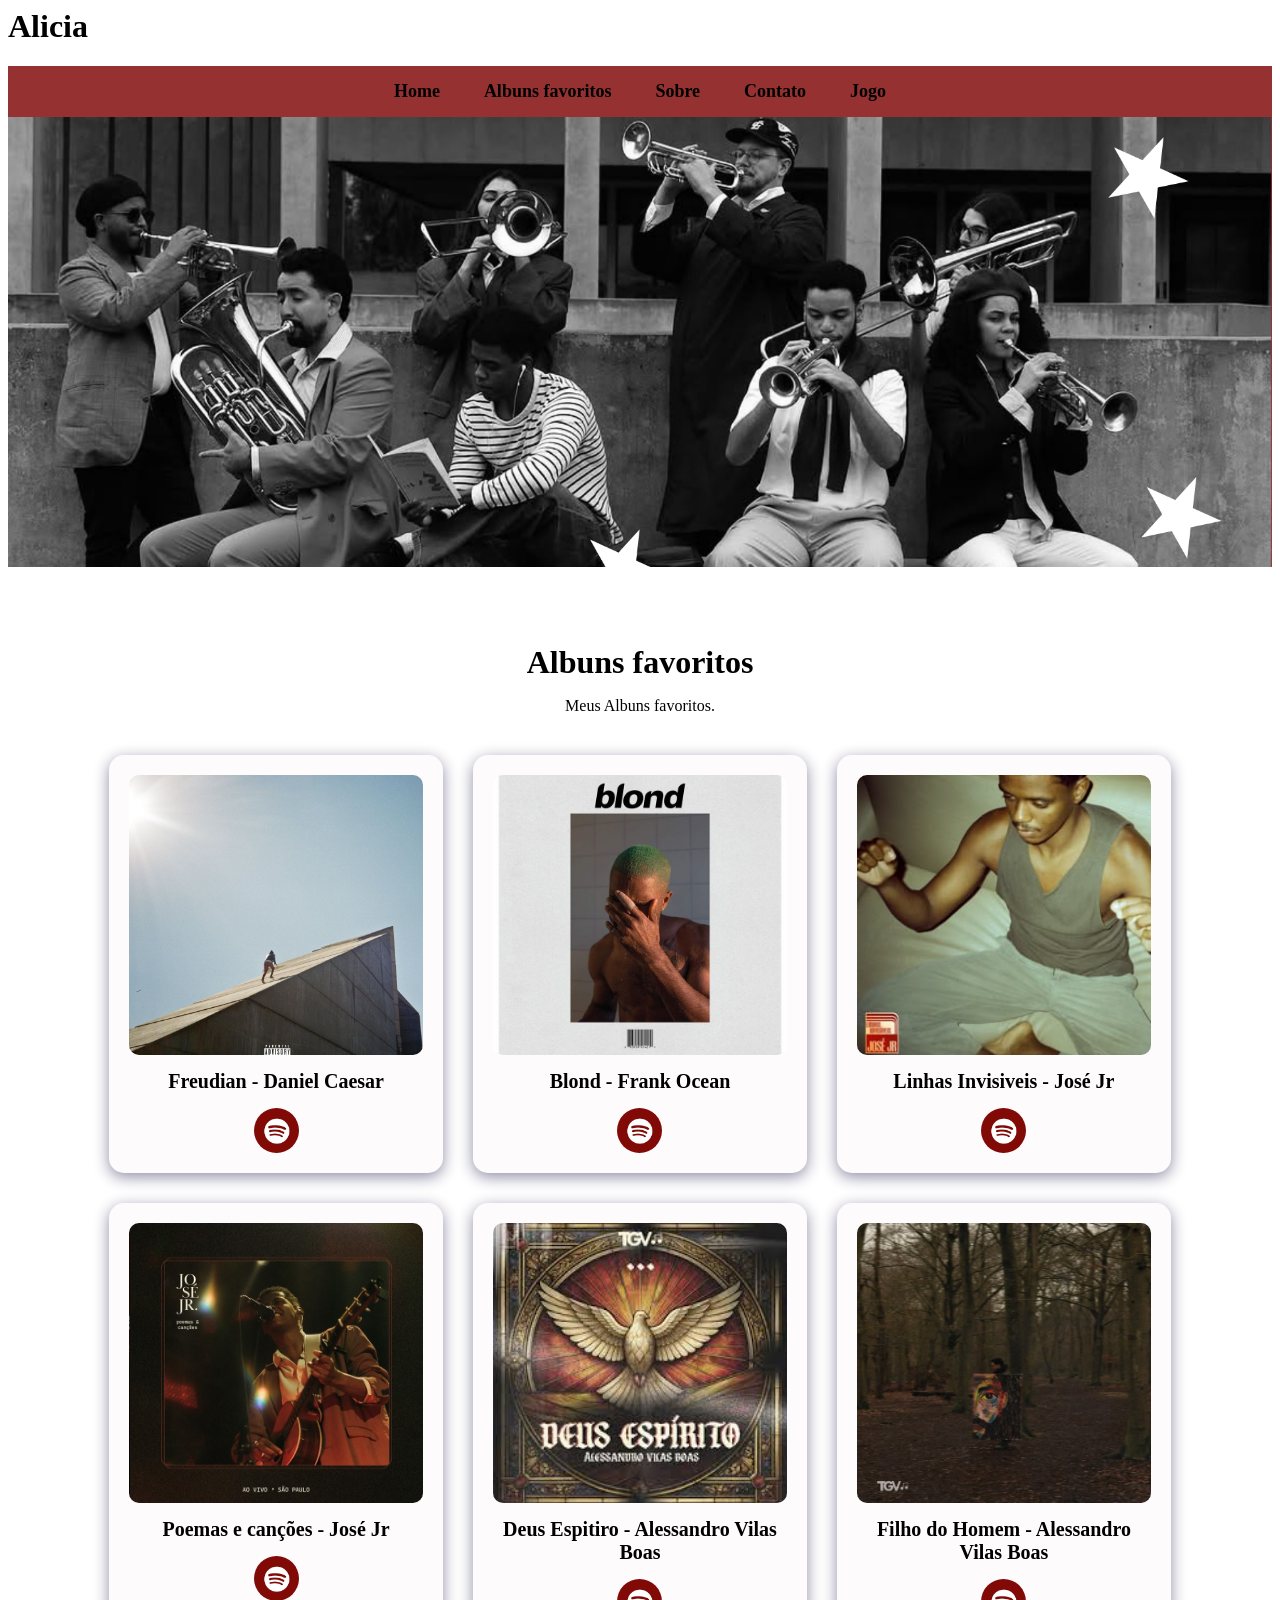
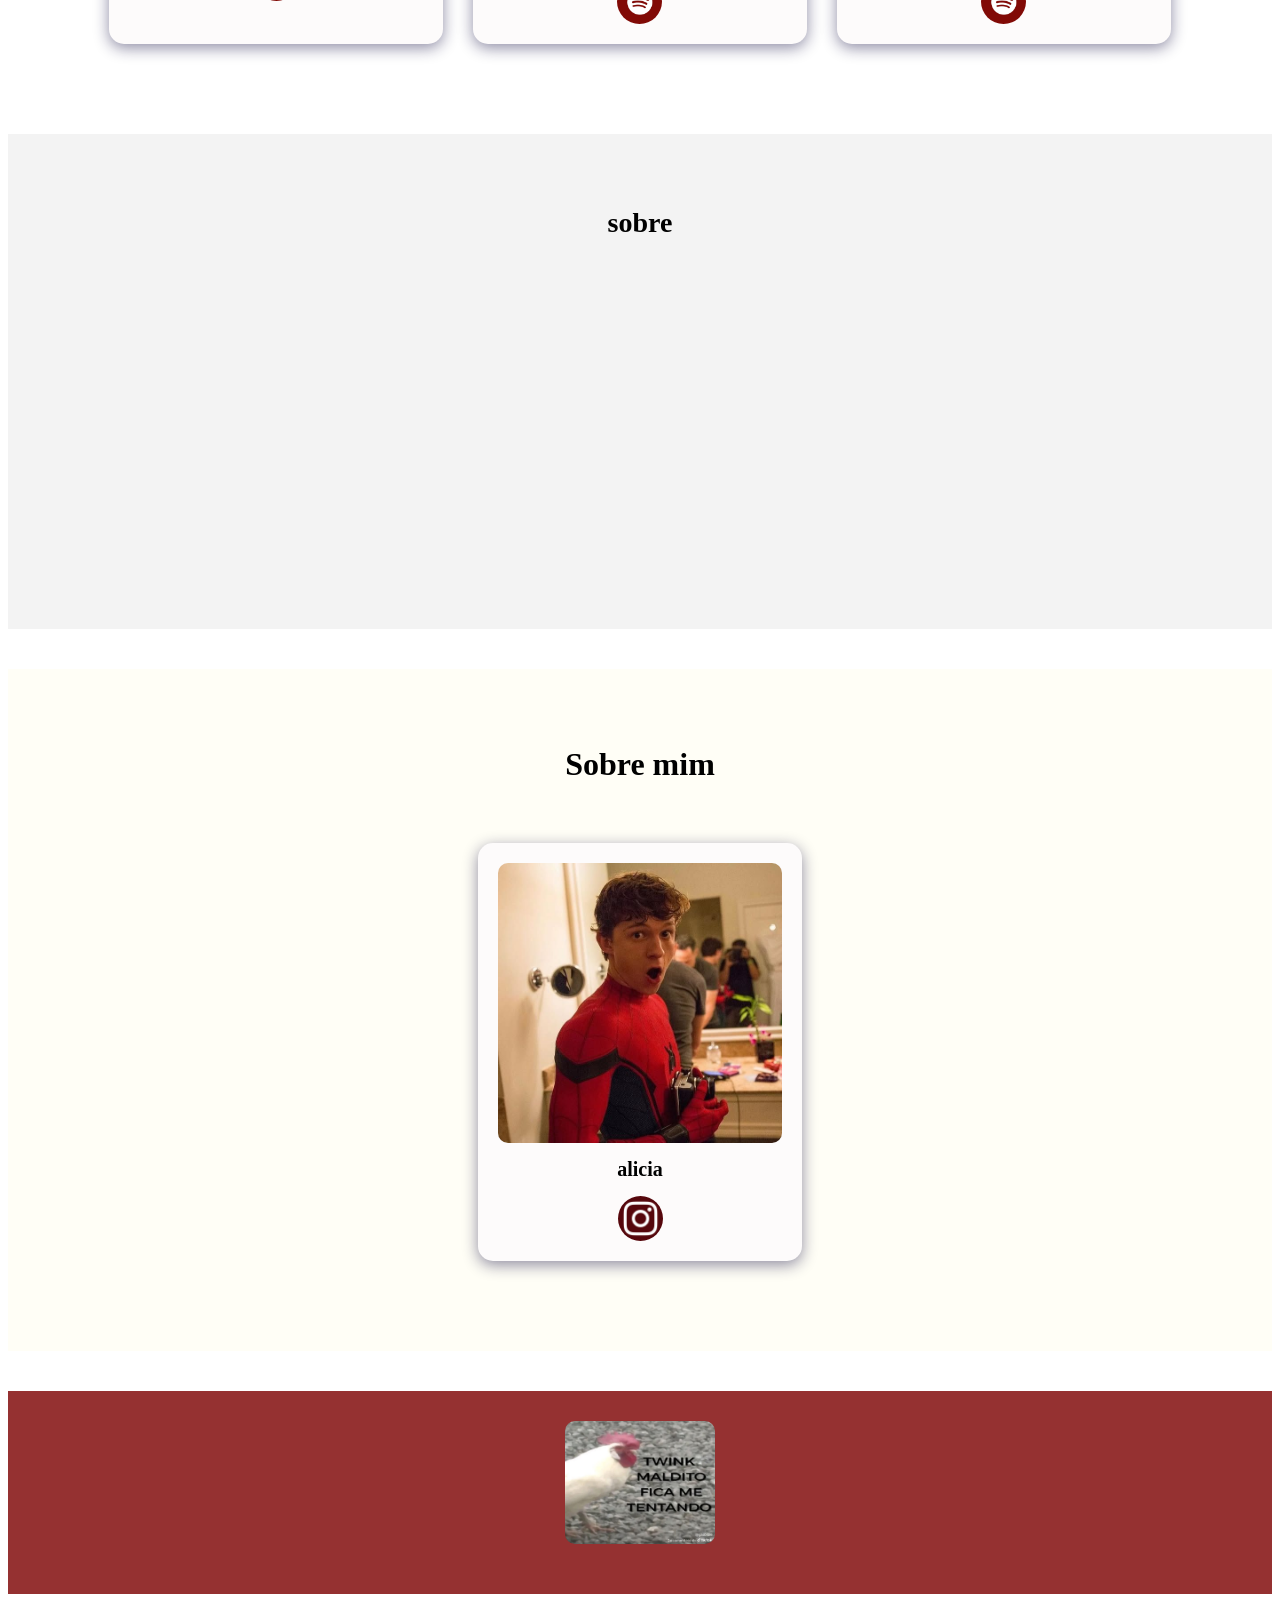
<file: index.html>
<html lang="pt-br">
<head>
<meta charset="UTF-8">

<meta name="viewport" content="width=device-width, initial-scale=1.0">

<title>Pagina Pessoal</title>
<link rel="stylesheet" href="style.css">
</head>

<body>

<!-- CABEÇALHO -->
<header class="cabecalho-itens">



    <h1 class="titulo_site">Alicia</h1>

    <div class="sociais">
      
    </div>

</header>


<!-- MENU DE NAVEGAÇÃO -->
<nav class="menu-navegacao">
    <ul>
        <li><a href="index.html">Home</a></li>
        <li><a href="albums.html">Albuns favoritos</a></li>
        <li><a href="sobre.html">Sobre</a></li>
        <li><a href="contato.html">Contato</a></li>
        <li><a href="jogo.html">Jogo</a></li>
    </ul>
</nav>


<!-- BANNER -->
<section class="banner1" id="inicio">

    <img class="escola-image" src="como eu fiz (1).png" alt="Banner da Escola">

</section>


<!-- SEÇÃO FILMES -->
<section class="estudante" id="personagens">



    <h1 class="estudante_titulo">Albuns favoritos</h1>

    <p>Meus Albuns favoritos.</p>

    <div class="estudantes_todos">

        <!-- FILME 1 -->
        <div class="estudante-div">

            <img class="estudante-imagem" src="freudian.jpg"
            alt="Daniel Caesar">

            <h3 class="estudante-nome">Freudian - Daniel Caesar</h3>

            <a href="https://open.spotify.com/intl-pt/album/4E1XUBMTpLO7GpBzUo65Jp?si=m-5Ad_w6R-KQCstLqQDUKQ">
                <img class="estudante-icone" src="spotify.jpg"
                alt="Link para o filme">
            </a>

        </div>


        <!-- FILME 2 -->
        <div class="estudante-div">

            <img class="estudante-imagem" src="blond.jpg"
            alt="Frank Ocean2">

            <h3 class="estudante-nome">Blond - Frank Ocean</h3>

            <a href="https://open.spotify.com/intl-pt/album/3mH6qwIy9crq0I9YQbOuDf?si=lagMJSZDRaGm-bWZTb143w">
                <img class="estudante-icone" src="spotify.jpg"
                alt="Link para o filme">
            </a>

        </div>


        <!-- FILME 3 -->
        <div class="estudante-div">

            <img class="estudante-imagem" src="linhas.invisiveis.jpg"
            alt="José Jr">

            <h3 class="estudante-nome">Linhas Invisiveis - José Jr</h3>

            <a href="https://open.spotify.com/intl-pt/album/1lWGSHPcrI25mWXbdVgjYH?si=IkUDzQogQUapWYHhggf0xg">
                <img class="estudante-icone" src="spotify.jpg"
                alt="Link para a personagem">
            </a>

        </div>


        <!-- FILME 4 -->
        <div class="estudante-div">

            <img class="estudante-imagem" src="poemas e cançoes.png"
            alt="José Jr">

            <h3 class="estudante-nome">Poemas e canções - José Jr</h3>

            <a href="https://open.spotify.com/intl-pt/album/5moqvRtU4eEuAN106rOLYd?si=L_GnxnhCTcyrNtCUz629WA">
                <img class="estudante-icone" src="spotify.jpg"
                alt="Link para o personagem">
            </a>

        </div>


        <!-- FILME 5 -->
        <div class="estudante-div">

            <img class="estudante-imagem" src="images.jpeg"
            alt="Alessandro Vilas Boas">

            <h3 class="estudante-nome">Deus Espitiro - Alessandro Vilas Boas</h3>

            <a href="https://open.spotify.com/intl-pt/album/538miPnCP8MFBx9YgVoMnM?si=lz-jSGSRRkCXgTEt18aLiQ">
                <img class="estudante-icone" src="spotify.jpg"
                alt="Link para o filme">
            </a>

        </div>


        <!-- FILME 6 -->
        <div class="estudante-div">

            <img class="estudante-imagem" src="Deusdepaz.jpg"
            alt="Alessandro Vilas Boas">

            <h3 class="estudante-nome">Filho do Homem - Alessandro Vilas Boas</h3>

            <a href="https://open.spotify.com/intl-pt/album/6Jpo32Eydd58JyX8HzA0b1?si=EepWbcQ2R8Gc-hyE-u4Zsw">
                <img class="estudante-icone" src="spotify.jpg"
                alt="Link para o filme">
            </a>

        </div>

    </div>

</section>


<!-- VÍDEO -->
<section class="container-video">

    <h2 class="titulo-video">sobre</h2>

    <iframe
    width="560"
    height="315"
    src="https://www.youtube.com/embed/6SiTeQzFNY0"
    title="YouTube video player"
    frameborder="0"
    allow="accelerometer; autoplay; clipboard-write; encrypted-media; gyroscope; picture-in-picture; web-share"
    referrerpolicy="strict-origin-when-cross-origin"
    allowfullscreen>
</iframe>

</section>


<!-- SEÇÃO SOBRE -->
<section class="estudante" id="sobre" style="display: flex; flex-direction: column; align-items: center; justify-content: center; text-align: center; margin: 40px auto;">

    <h1 class="estudante_titulo" style="margin-bottom: 20px;">Sobre mim</h1>

    <div class="estudantes_todos" style="display: flex; justify-content: center; width: 100%;">

        <div class="estudante-div">

            <img class="estudante-imagem" src="tom.jpg" alt="lilica">

            <h3 class="estudante-nome">alicia</h3>

            <a href="https://www.instagram.com/aliciaxrt_?igsi=d2F4dWgxZmQ2b3My">
                <img class="estudante-icone" src="inta.jpg" alt="Instagram">
            </a>

        </div>

    </div>


</section>


<!-- RODAPÉ -->
<footer class="escola" id="contato">

    <img class="logo_rodape" src="twink.jpg"
    alt="Logo da Escola">

    <h2 class="escola-título">
        <a class="link" href=""></a>
    </h2>

    <p></p>

</footer>

</body>
</html>
</file>
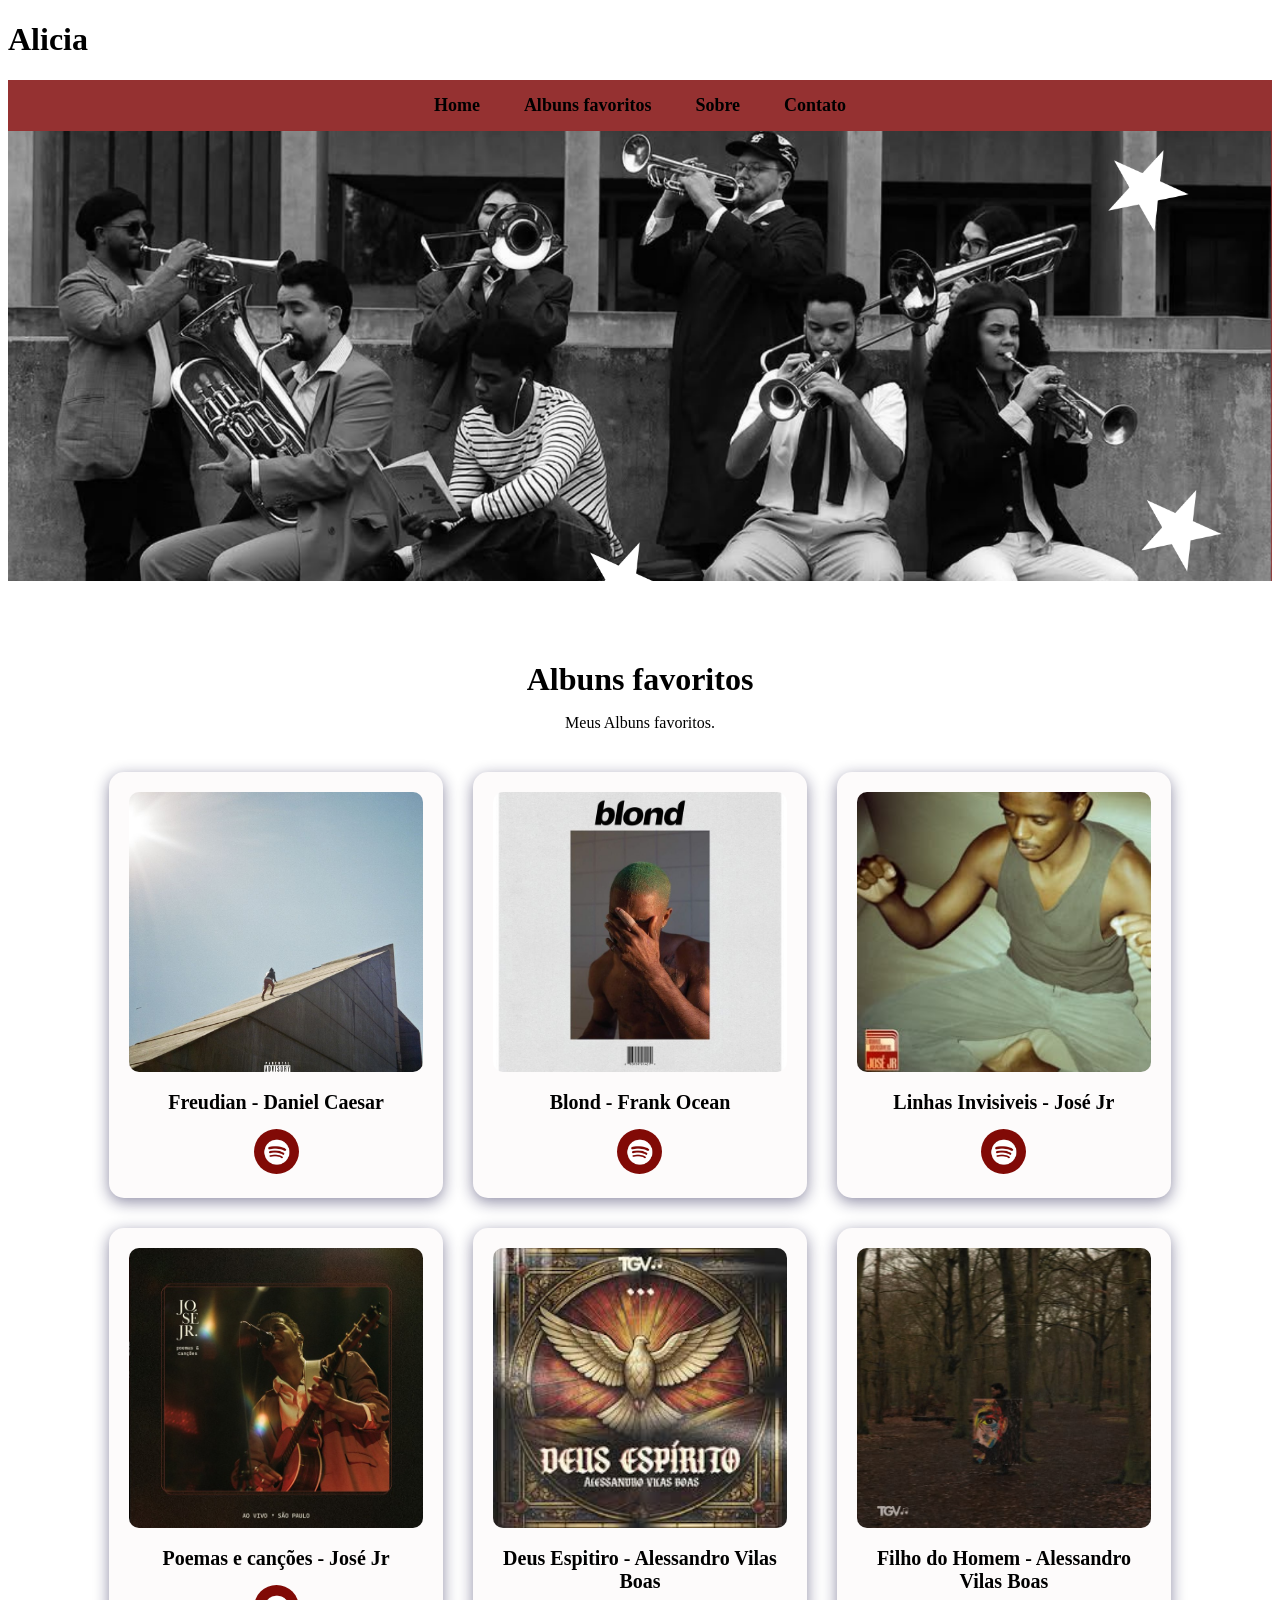
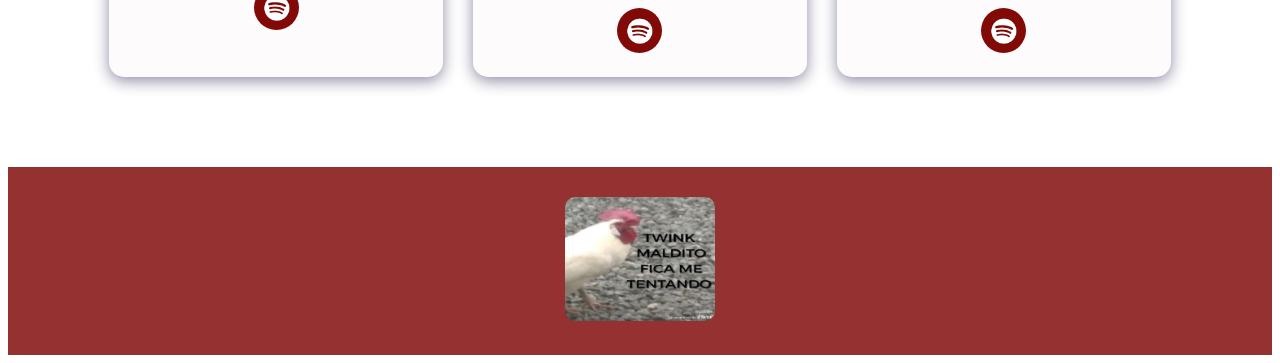
<file: albums.html>
<!DOCTYPE html>
<html lang="pt-br">
<head>
    <meta charset="UTF-8">
    <meta name="viewport" content="width=device-width, initial-scale=1.0">
    <title>Álbuns Favoritos</title>
    <link rel="stylesheet" href="style.css">
</head>
<body>

    <!-- CABEÇALHO -->
    <header class="cabecalho-itens">
        <h1 class="titulo_site">Alicia</h1>
        <div class="sociais"></div>
    </header>

    <!-- MENU DE NAVEGAÇÃO -->
    <nav class="menu-navegacao">
        <ul>
            <li><a href="index.html">Home</a></li>
            <li><a href="albums.html">Albuns favoritos</a></li>
            <li><a href="sobre.html">Sobre</a></li>
            <li><a href="contato.html">Contato</a></li>
        </ul>
    </nav>

    <!-- BANNER -->
<section class="banner1" id="inicio">

    <img class="escola-image" src="como eu fiz (1).png" alt="Banner da Escola">

</section>

    <!-- SEÇÃO ÁLBUNS FAVORITOS -->
    <section class="estudante">

        <h1 class="estudante_titulo">Albuns favoritos</h1>

        <p>Meus Albuns favoritos.</p>

        <div class="estudantes_todos">

            <!-- ÁLBUM 1 -->
            <div class="estudante-div">
                <img class="estudante-imagem" src="freudian.jpg" alt="Freudian - Daniel Caesar">
                <h3 class="estudante-nome">Freudian - Daniel Caesar</h3>
                <a href="https://open.spotify.com/intl-pt/album/4E1XUBMTpLO7GpBzUo65Jp?si=m-5Ad_w6R-KQCstLqQDUKQ" target="_blank">
                    <img class="estudante-icone" src="spotify.jpg" alt="Spotify">
                </a>
            </div>

            <!-- ÁLBUM 2 -->
            <div class="estudante-div">
                <img class="estudante-imagem" src="blond.jpg" alt="Blond - Frank Ocean">
                <h3 class="estudante-nome">Blond - Frank Ocean</h3>
                <a href="https://open.spotify.com/intl-pt/album/3mH6qwIy9crq0I9YQbOuDf?si=lagMJSZDRaGm-bWZTb143w" target="_blank">
                    <img class="estudante-icone" src="spotify.jpg" alt="Spotify">
                </a>
            </div>

            <!-- ÁLBUM 3 -->
            <div class="estudante-div">
                <img class="estudante-imagem" src="linhas.invisiveis.jpg" alt="Linhas Invisiveis - José Jr">
                <h3 class="estudante-nome">Linhas Invisiveis - José Jr</h3>
                <a href="https://open.spotify.com/intl-pt/album/1lWGSHPcrI25mWXbdVgjYH?si=IkUDzQogQUapWYHhggf0xg" target="_blank">
                    <img class="estudante-icone" src="spotify.jpg" alt="Spotify">
                </a>
            </div>

            <!-- ÁLBUM 4 -->
            <div class="estudante-div">
                <img class="estudante-imagem" src="poemas e cançoes.png" alt="Poemas e canções - José Jr">
                <h3 class="estudante-nome">Poemas e canções - José Jr</h3>
                <a href="https://open.spotify.com/intl-pt/album/5moqvRtU4eEuAN106rOLYd?si=L_GnxnhCTcyrNtCUz629WA" target="_blank">
                    <img class="estudante-icone" src="spotify.jpg" alt="Spotify">
                </a>
            </div>

            <!-- ÁLBUM 5 -->
            <div class="estudante-div">
                <img class="estudante-imagem" src="images.jpeg" alt="Deus Espitiro - Alessandro Vilas Boas">
                <h3 class="estudante-nome">Deus Espitiro - Alessandro Vilas Boas</h3>
                <a href="https://open.spotify.com/intl-pt/album/538miPnCP8MFBx9YgVoMnM?si=lz-jSGSRRkCXgTEt18aLiQ" target="_blank">
                    <img class="estudante-icone" src="spotify.jpg" alt="Spotify">
                </a>
            </div>

            <!-- ÁLBUM 6 -->
            <div class="estudante-div">
                <img class="estudante-imagem" src="Deusdepaz.jpg" alt="Filho do Homem - Alessandro Vilas Boas">
                <h3 class="estudante-nome">Filho do Homem - Alessandro Vilas Boas</h3>
                <a href="https://open.spotify.com/intl-pt/album/6Jpo32Eydd58JyX8HzA0b1?si=EepWbcQ2R8Gc-hyE-u4Zsw" target="_blank">
                    <img class="estudante-icone" src="spotify.jpg" alt="Spotify">
                </a>
            </div>

        </div>

    </section>

    <!-- RODAPÉ -->
    <footer class="escola" id="contato">
        <img class="logo_rodape" src="twink.jpg" alt="Logo da Escola">
    </footer>

</body>
</html>
</file>
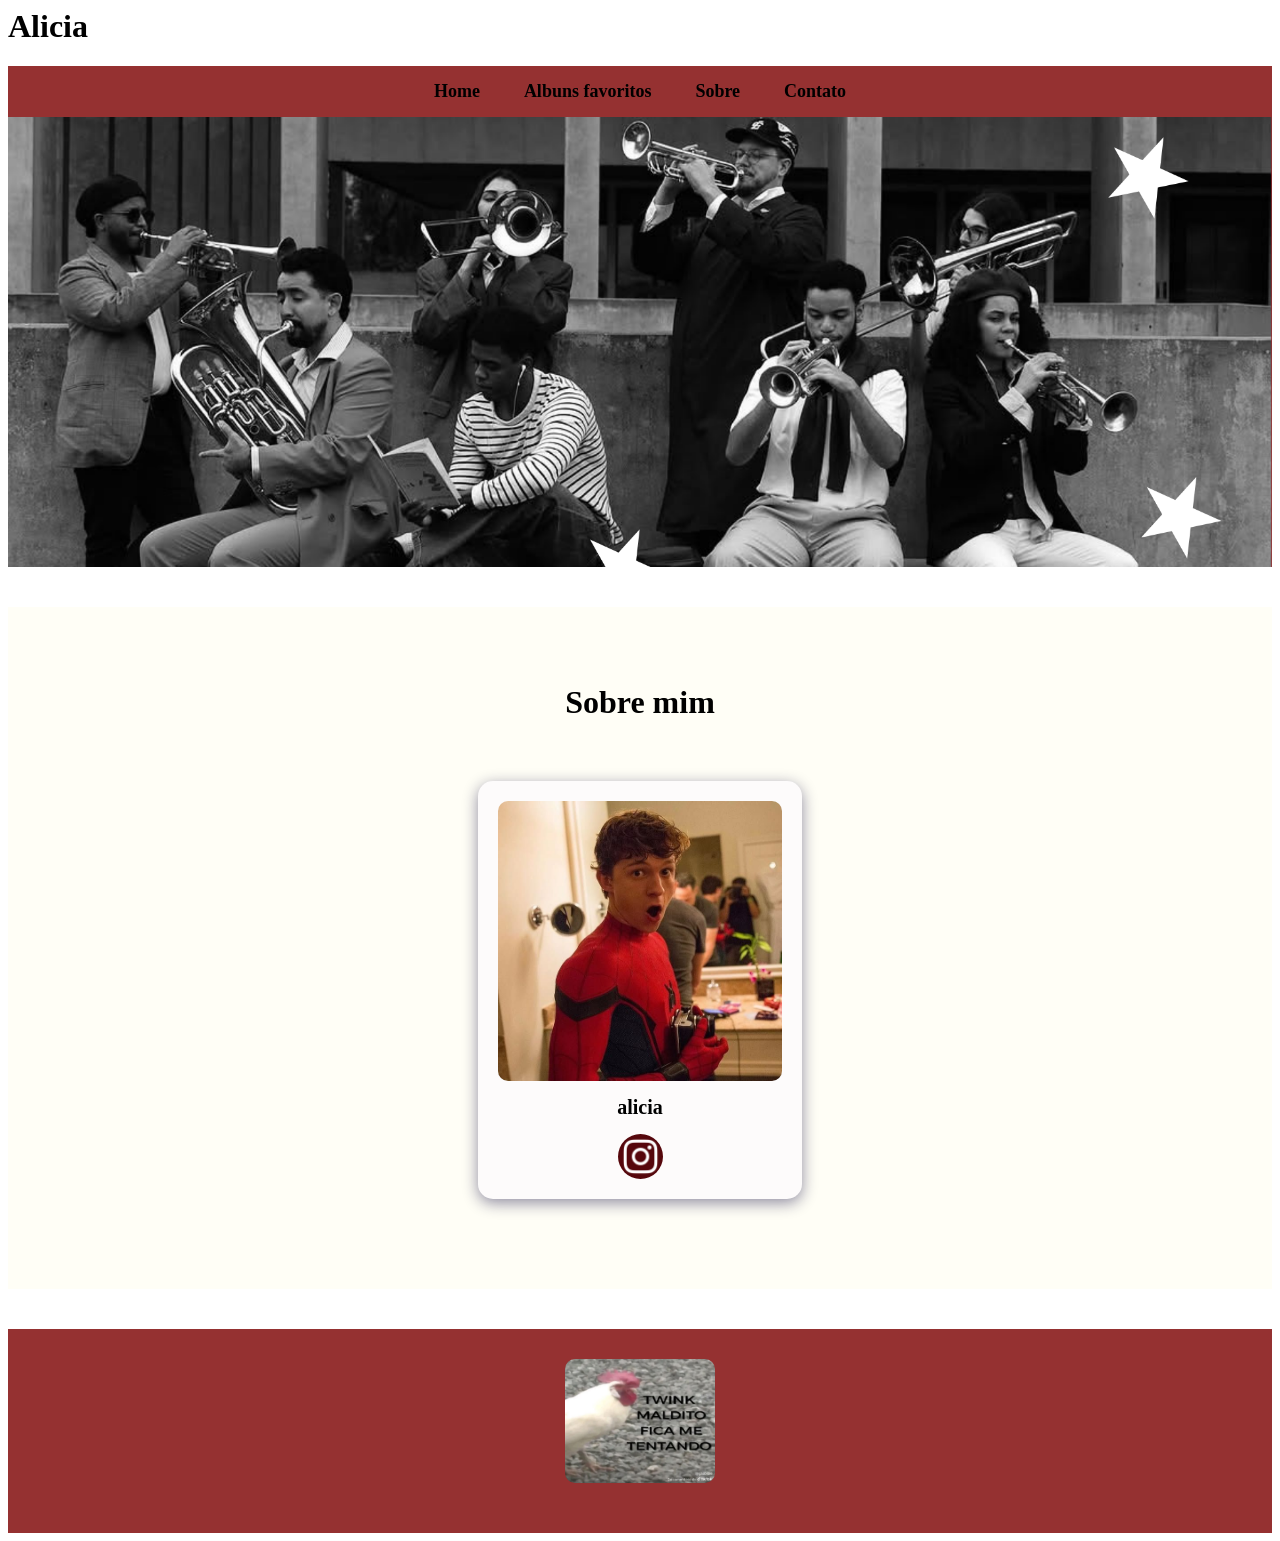
<file: contato.html>
<html lang="pt-br">
<head>
<meta charset="UTF-8">

<meta name="viewport" content="width=device-width, initial-scale=1.0">

<title>Pagina Pessoal</title>
<link rel="stylesheet" href="style.css">
</head>

<body>

<!-- CABEÇALHO -->
<header class="cabecalho-itens">



    <h1 class="titulo_site">Alicia</h1>

    <div class="sociais">
      
    </div>

</header>

<!-- MENU DE NAVEGAÇÃO -->
<nav class="menu-navegacao">
    <ul>
        <li><a href="index.html">Home</a></li>
        <li><a href="personagens.html">Albuns favoritos</a></li>
        <li><a href="sobre.html">Sobre</a></li>
        <li><a href="contato.html">Contato</a></li>
    </ul>
</nav>

<!-- BANNER -->
<section class="banner1" id="inicio">

    <img class="escola-image" src="como eu fiz (1).png" alt="Banner da Escola">

</section>
<!--CONTEUDO-->

<!-- SEÇÃO SOBRE -->
<section class="estudante" id="sobre" style="display: flex; flex-direction: column; align-items: center; justify-content: center; text-align: center; margin: 40px auto;">

    <h1 class="estudante_titulo" style="margin-bottom: 20px;">Sobre mim</h1>

    <div class="estudantes_todos" style="display: flex; justify-content: center; width: 100%;">

        <div class="estudante-div">

            <img class="estudante-imagem" src="tom.jpg" alt="lilica">

            <h3 class="estudante-nome">alicia</h3>

            <a href="https://www.instagram.com/aliciaxrt_?igsi=d2F4dWgxZmQ2b3My">
                <img class="estudante-icone" src="inta.jpg" alt="Instagram">
            </a>

        </div>

    </div>

</section>




<!-- RODAPÉ -->
<footer class="escola" id="contato">

    <img class="logo_rodape" src="twink.jpg"
    alt="Logo da Escola">

    <h2 class="escola-título">
        <a class="link" href=""></a>
    </h2>

    <p></p>
</footer>

</body>
</html>
</file>
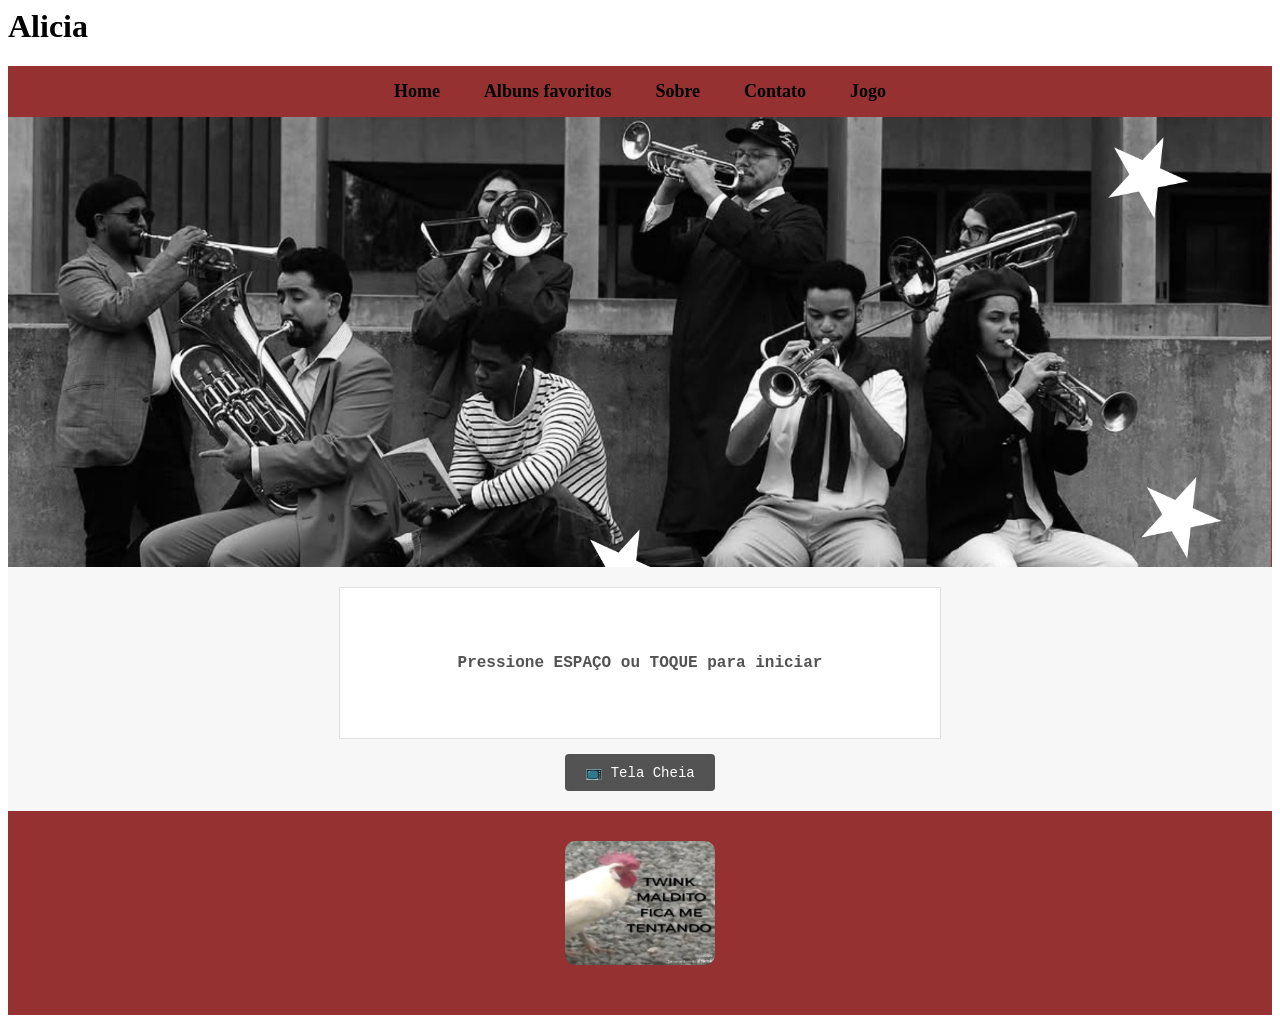
<file: jogo.html>
<html lang="pt-br">
<head>
<meta charset="UTF-8">

<meta name="viewport" content="width=device-width, initial-scale=1.0">

<title>Pagina Pessoal</title>
<link rel="stylesheet" href="style.css">
</head>

<body>

<!-- CABEÇALHO -->
<header class="cabecalho-itens">



    <h1 class="titulo_site">Alicia</h1>

    <div class="sociais">
      
    </div>

</header>


<!-- MENU DE NAVEGAÇÃO -->
<nav class="menu-navegacao">
    <ul>
        <li><a href="index.html">Home</a></li>
        <li><a href="albums.html">Albuns favoritos</a></li>
        <li><a href="sobre.html">Sobre</a></li>
        <li><a href="contato.html">Contato</a></li>
        <li><a href="jogo.html">Jogo</a></li>
    </ul>
</nav>


<!-- BANNER -->
<section class="banner1" id="inicio">

    <img class="escola-image" src="como eu fiz (1).png" alt="Banner da Escola">

</section>

<!--JOGO-->
<!-- Área Principal do Jogo (Colar entre o Cabeçalho/Menu e o Rodapé) -->
<main class="jogo-container">
    <div class="jogo-wrapper" id="jogoWrapper">
        <!-- Tela de Instruções / Game Over sobreposta -->
        <div id="telaInfo" class="tela-info">
            <p id="textoInfo">Pressione ESPAÇO ou TOQUE para iniciar</p>
        </div>
        
        <!-- Canvas onde o jogo é renderizado -->
        <canvas id="canvasJogo" width="600" height="150"></canvas>
    </div>
    
    <!-- Controles e Pontuação externa (opcional, já que fica na tela) -->
    <div class="jogo-controles">
        <button id="btnTelaCheia" class="btn-jogo">📺 Tela Cheia</button>
    </div>
</main>





<!-- RODAPÉ -->
<footer class="escola" id="contato">

    <img class="logo_rodape" src="twink.jpg"
    alt="Logo da Escola">

    <h2 class="escola-título">
        <a class="link" href=""></a>
    </h2>

    <p></p>

</footer>

</body>
</html>

<script src="script.js"></script>
</file>
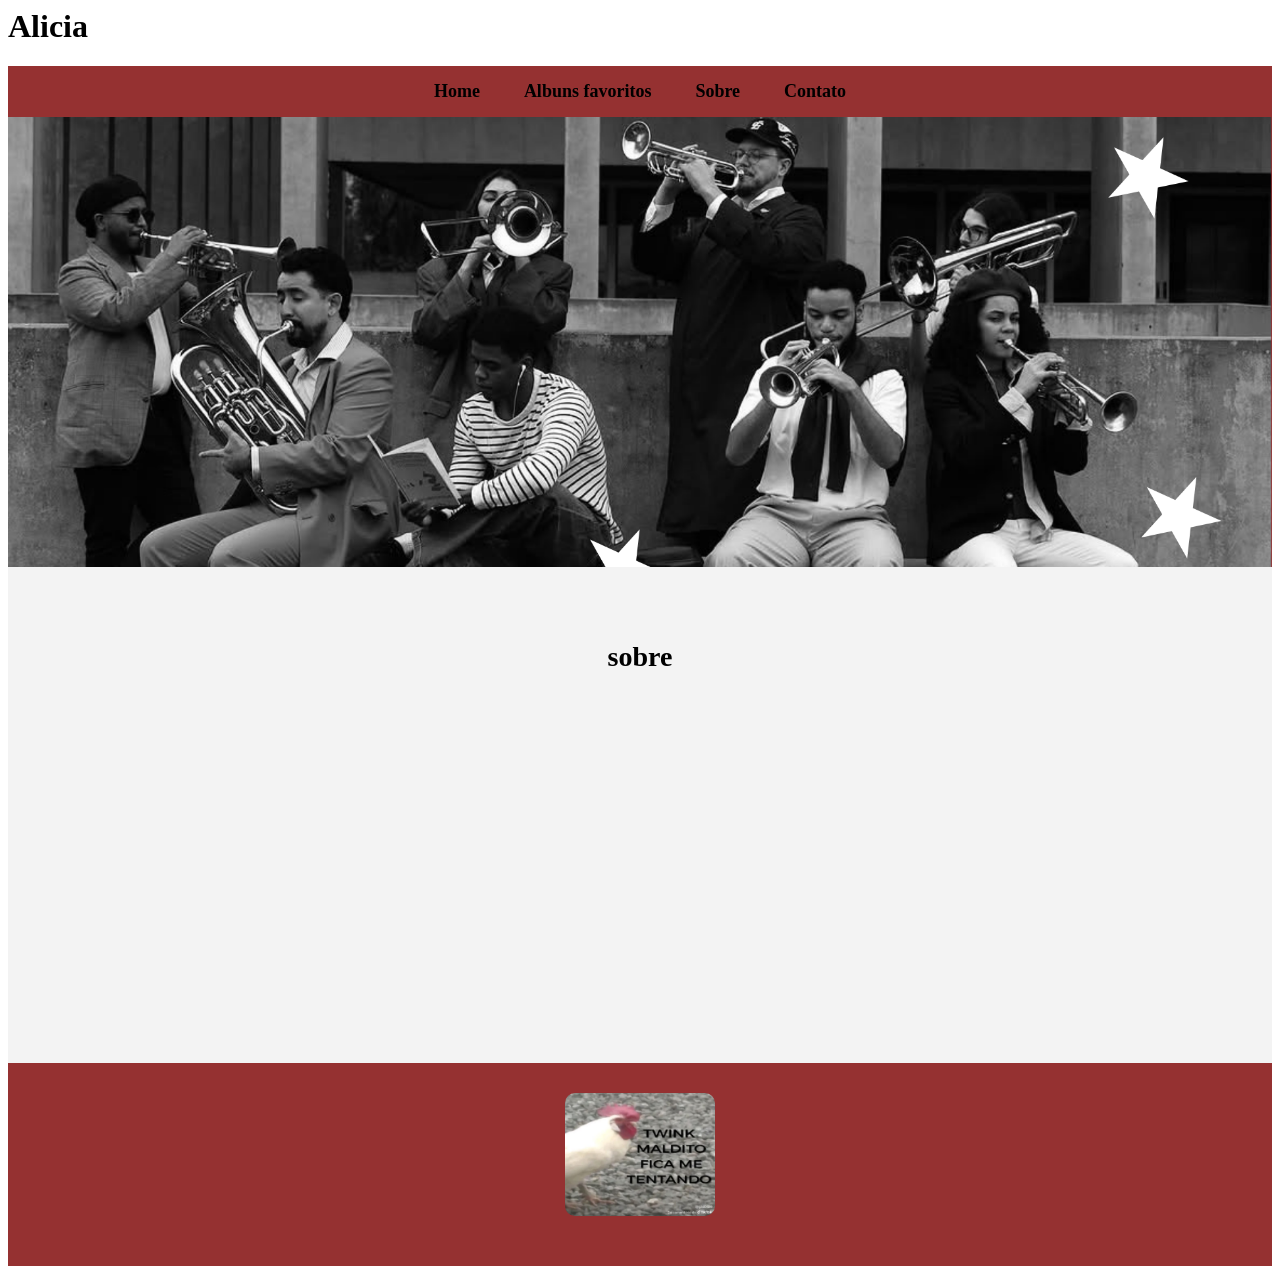
<file: sobre.html>
<html lang="pt-br">
<head>
<meta charset="UTF-8">

<meta name="viewport" content="width=device-width, initial-scale=1.0">

<title>Pagina Pessoal</title>
<link rel="stylesheet" href="style.css">
</head>

<body>

<!-- CABEÇALHO -->
<header class="cabecalho-itens">



    <h1 class="titulo_site">Alicia</h1>

    <div class="sociais">
      
    </div>

</header>

<!-- MENU DE NAVEGAÇÃO -->
<nav class="menu-navegacao">
    <ul>
        <li><a href="index.html">Home</a></li>
        <li><a href="personagens.html">Albuns favoritos</a></li>
        <li><a href="sobre.html">Sobre</a></li>
        <li><a href="contato.html">Contato</a></li>
    </ul>
</nav>

<!-- BANNER -->
<section class="banner1" id="inicio">

    <img class="escola-image" src="como eu fiz (1).png" alt="Banner da Escola">

</section>

<!--CONTEUDO-->
<section class="container-video">

    <h2 class="titulo-video">sobre</h2>

    <iframe
    width="560"
    height="315"
    src="https://www.youtube.com/embed/6SiTeQzFNY0"
    title="YouTube video player"
    frameborder="0"
    allow="accelerometer; autoplay; clipboard-write; encrypted-media; gyroscope; picture-in-picture; web-share"
    referrerpolicy="strict-origin-when-cross-origin"
    allowfullscreen>
</iframe>

</section>




<!-- RODAPÉ -->
<footer class="escola" id="contato">

    <img class="logo_rodape" src="twink.jpg"
    alt="Logo da Escola">

    <h2 class="escola-título">
        <a class="link" href=""></a>
    </h2>

    <p></p>
</footer>

</body>
</html>
</file>
<file: style.css>
.menu-navegacao {
    background-color: #953131;
    padding: 15px;
    text-align: center;
}

.menu-navegacao ul {
    list-style: none;
    margin: 0;
    padding: 0;
}

.menu-navegacao li {
    display: inline-block;
    margin: 0 20px;
}

.menu-navegacao a {
    color: rgb(0, 0, 0);
    text-decoration: none;
    font-size: 18px;
    font-weight: bold;
    transition: 0.3s;
}

.menu-navegacao a:hover {
    color: #fffde9;
}



.banner1 {
    width: 100%;
    text-align: center;
    overflow: hidden;
}

.banner1 img {
    width: 100%;
    max-height: 450px;
    object-fit: cover;
}


.estudante {
    padding: 50px 8%;
    text-align: center;
}

.estudante_titulo {
    font-size: 32px;
    margin-bottom: 10px;
}


/* Grade dos filmes */

.estudantes_todos {
    display: grid;
    grid-template-columns: repeat(3, 1fr);
    gap: 30px;
    max-width: 1100px;
    margin: 40px auto;
}



.estudante-div {
    background-color: #fdfbfb;
    border-radius: 15px;
    padding: 20px;
    box-shadow: 0 4px 15px rgba(20, 14, 66, 0.473);
    transition: 0.3s;
}

.estudante-div:hover {
    transform: translateY(-8px);
    box-shadow: 0 8px 20px rgba(14, 21, 54, 0.603);
}


.estudante-imagem {
    width: 100%;
    height: 280px;
    object-fit: cover;
    border-radius: 10px;
}



.estudante-nome {
    font-size: 20px;
    margin: 15px 0;
}


/* Ícone/link */

.estudante-icone {
    width: 45px;
    height: 45px;
    object-fit: cover;
    border-radius: 50%;
    transition: 0.3s;
}

.estudante-icone:hover {
    transform: scale(1.15);
}

.container-video {
    padding: 50px 20px;
    text-align: center;
    background-color: #f3f3f3;
}

.titulo-video {
    font-size: 28px;
    margin-bottom: 25px;
}

.container-video iframe {
    max-width: 100%;
    border-radius: 15px;
}


/* =========================================
   SEÇÃO SOBRE
========================================= */

#sobre {
    background-color: #fffef6;
}


/* =========================================
   RODAPÉ
========================================= */

.escola {
    text-align: center;
    padding: 30px;
    background-color: #953131;
    color: rgb(141, 43, 43);
}

.logo_rodape {
    max-width: 150px;
    border-radius: 10px;
}


/* =========================================
   RESPONSIVIDADE
   Para celulares
========================================= */

@media (max-width: 800px) {

    .estudantes_todos {
        grid-template-columns: repeat(2, 1fr);
    }

    .menu-navegacao li {
        margin: 8px;
    }

}


@media (max-width: 500px) {

    .estudantes_todos {
        grid-template-columns: 1fr;
    }

    .menu-navegacao li {
        display: block;
        margin: 12px;
    }

    .estudante {
        padding: 40px 20px;
    }

}
/* Container do Jogo na sua página */
.jogo-container {
    display: flex;
    flex-direction: column;
    align-items: center;
    justify-content: center;
    padding: 20px;
    font-family: 'Courier New', Courier, monospace;
    background-color: #f7f7f7;
}

/* Envoltório do jogo para gerenciar o modo tela cheia e sobreposição */
.jogo-wrapper {
    position: relative;
    width: 100%;
    max-width: 600px;
    background-color: #fff;
    border: 1px solid #e0e0e0;
    overflow: hidden;
}

/* Canvas do jogo */
#canvasJogo {
    display: block;
    width: 100%;
    height: auto;
    background-color: #fff;
}

/* Tela de informações (Start/Game Over) */
.tela-info {
    position: absolute;
    top: 0;
    left: 0;
    width: 100%;
    height: 100%;
    display: flex;
    align-items: center;
    justify-content: center;
    background-color: rgba(255, 255, 255, 0.7);
    color: #535353;
    font-size: 16px;
    font-weight: bold;
    text-align: center;
    z-index: 10;
    pointer-events: none; /* Permite clicar através se necessário */
}

/* Botão de Tela Cheia e Controles */
.jogo-controles {
    margin-top: 15px;
}

.btn-jogo {
    background-color: #535353;
    color: white;
    border: none;
    padding: 10px 20px;
    font-size: 14px;
    font-family: inherit;
    cursor: pointer;
    border-radius: 4px;
    transition: background-color 0.2s;
}

.btn-jogo:hover {
    background-color: #333;
}

/* Ajustes específicos para quando estiver em Tela Cheia */
.jogo-wrapper:fullscreen {
    width: 100vw;
    max-width: none;
    height: 100vh;
    display: flex;
    align-items: center;
    justify-content: center;
    background-color: #fff;
}

.jogo-wrapper:fullscreen #canvasJogo {
    width: 100%;
    max-width: 800px; /* Limita para não distorcer demais em telas gigantes */
}
</file>
